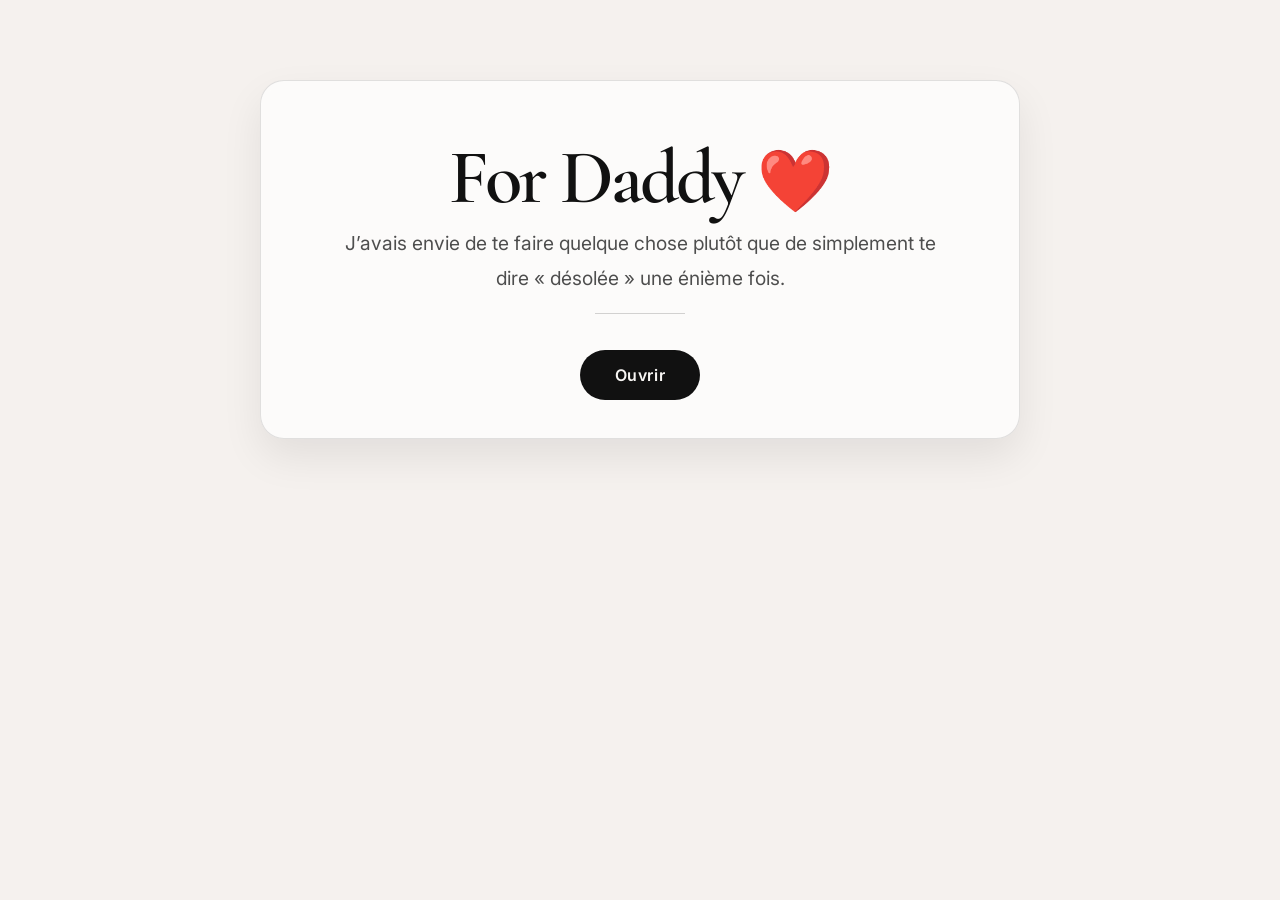
<file: index.html>
<!DOCTYPE html>
<html lang="en">
  <head>
    <meta charset="UTF-8" />
    <meta name="viewport" content="width=device-width, initial-scale=1.0" />
    <title>For Daddy</title>
    <link rel="preconnect" href="https://fonts.googleapis.com" />
    <link rel="preconnect" href="https://fonts.gstatic.com" crossorigin />
    <link href="https://fonts.googleapis.com/css2?family=Cormorant+Garamond:wght@400;500;600;700&family=Inter:wght@400;500;600;700&display=swap" rel="stylesheet" />
    <link rel="stylesheet" href="style.css" />
  </head>
  <body>
    <div class="page-shell home-shell">
      <header class="intro reveal">
        <h1>For Daddy <span>❤️</span></h1>
        <p class="lead">J’avais envie de te faire quelque chose plutôt que de simplement te dire « désolée » une énième fois.</p>
        <div class="intro-divider"></div>
        <a class="open-btn" href="page-1.html">Ouvrir</a>
      </header>
    </div>
  </body>
</html>
</file>
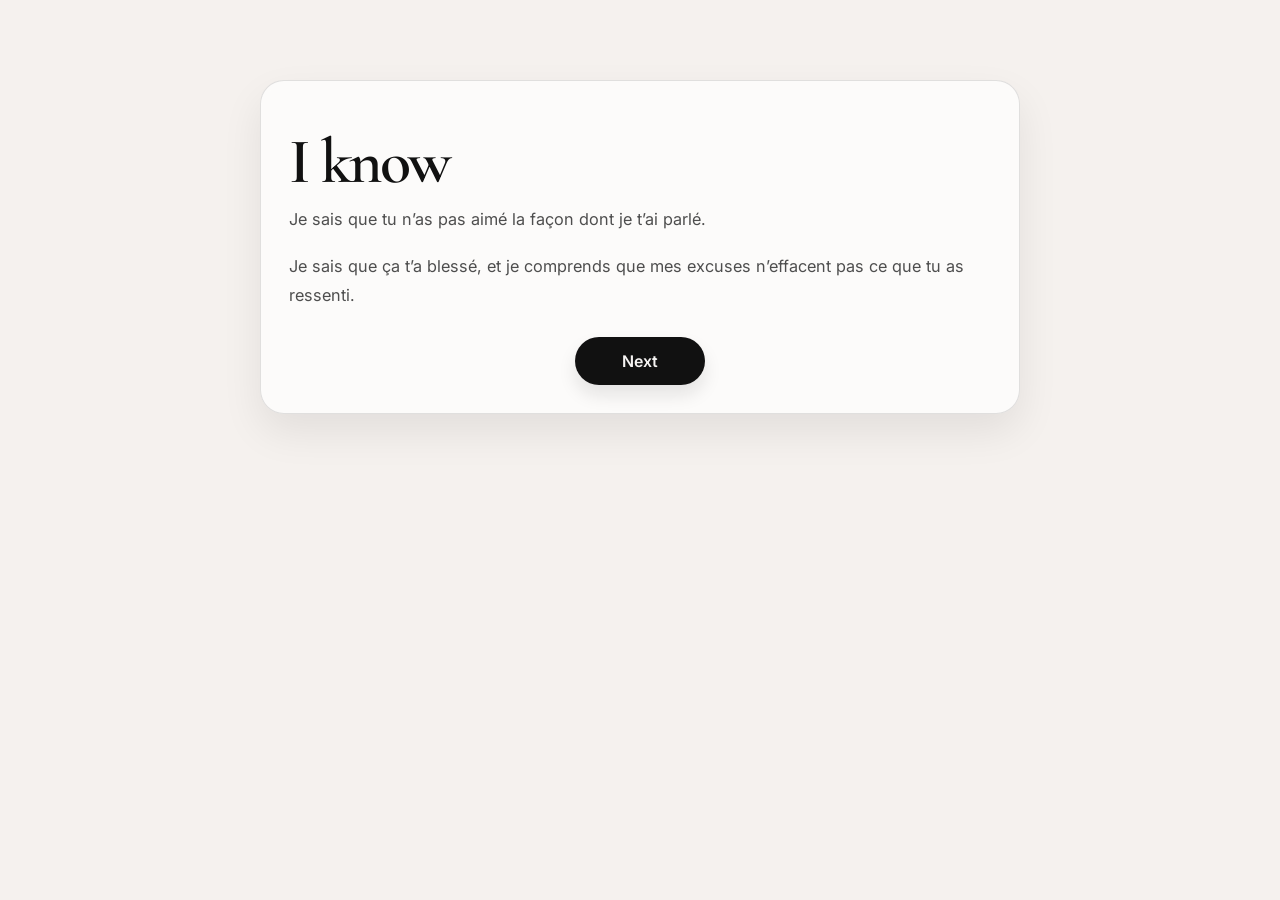
<file: page-1.html>
<!DOCTYPE html>
<html lang="en">
  <head>
    <meta charset="UTF-8" />
    <meta name="viewport" content="width=device-width, initial-scale=1.0" />
    <title>I know</title>
    <link rel="preconnect" href="https://fonts.googleapis.com" />
    <link rel="preconnect" href="https://fonts.gstatic.com" crossorigin />
    <link href="https://fonts.googleapis.com/css2?family=Cormorant+Garamond:wght@400;500;600;700&family=Inter:wght@400;500;600;700&display=swap" rel="stylesheet" />
    <link rel="stylesheet" href="style.css" />
  </head>
  <body>
    <div class="page-shell">
      <main class="letter-card reveal">
        <h2>I know</h2>
        <p>Je sais que tu n’as pas aimé la façon dont je t’ai parlé.</p>
        <p>Je sais que ça t’a blessé, et je comprends que mes excuses n’effacent pas ce que tu as ressenti.</p>
        <div class="page-actions">
          <a class="nav-link primary" href="page-2.html">Next</a>
        </div>
      </main>
    </div>
  </body>
</html>
</file>
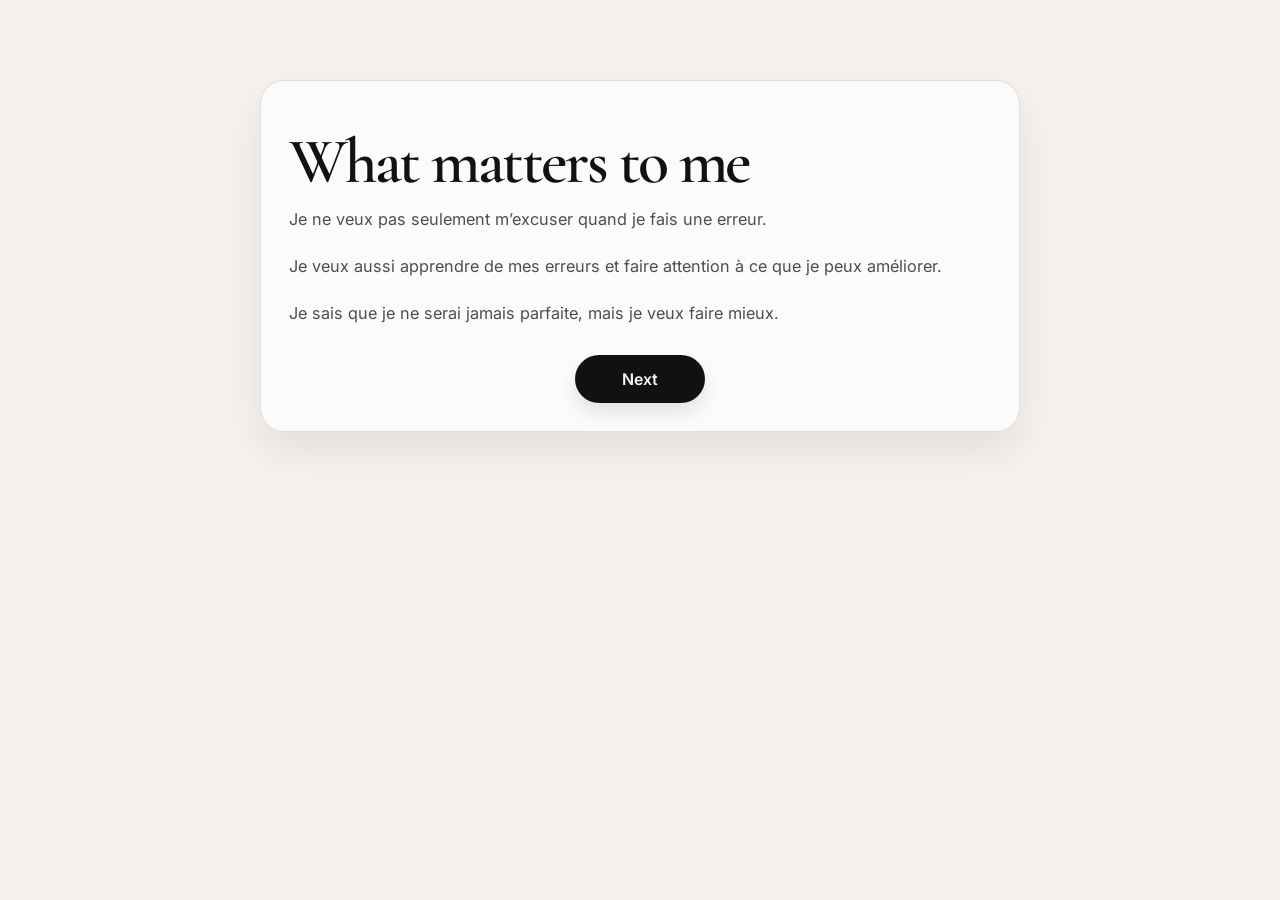
<file: page-2.html>
<!DOCTYPE html>
<html lang="en">
  <head>
    <meta charset="UTF-8" />
    <meta name="viewport" content="width=device-width, initial-scale=1.0" />
    <title>What matters to me</title>
    <link rel="preconnect" href="https://fonts.googleapis.com" />
    <link rel="preconnect" href="https://fonts.gstatic.com" crossorigin />
    <link href="https://fonts.googleapis.com/css2?family=Cormorant+Garamond:wght@400;500;600;700&family=Inter:wght@400;500;600;700&display=swap" rel="stylesheet" />
    <link rel="stylesheet" href="style.css" />
  </head>
  <body>
    <div class="page-shell">
      <main class="letter-card reveal">
        <h2>What matters to me</h2>
        <p>Je ne veux pas seulement m’excuser quand je fais une erreur.</p>
        <p>Je veux aussi apprendre de mes erreurs et faire attention à ce que je peux améliorer.</p>
        <p>Je sais que je ne serai jamais parfaite, mais je veux faire mieux.</p>
        <div class="page-actions">
          <a class="nav-link primary" href="page-3.html">Next</a>
        </div>
      </main>
    </div>
  </body>
</html>
</file>
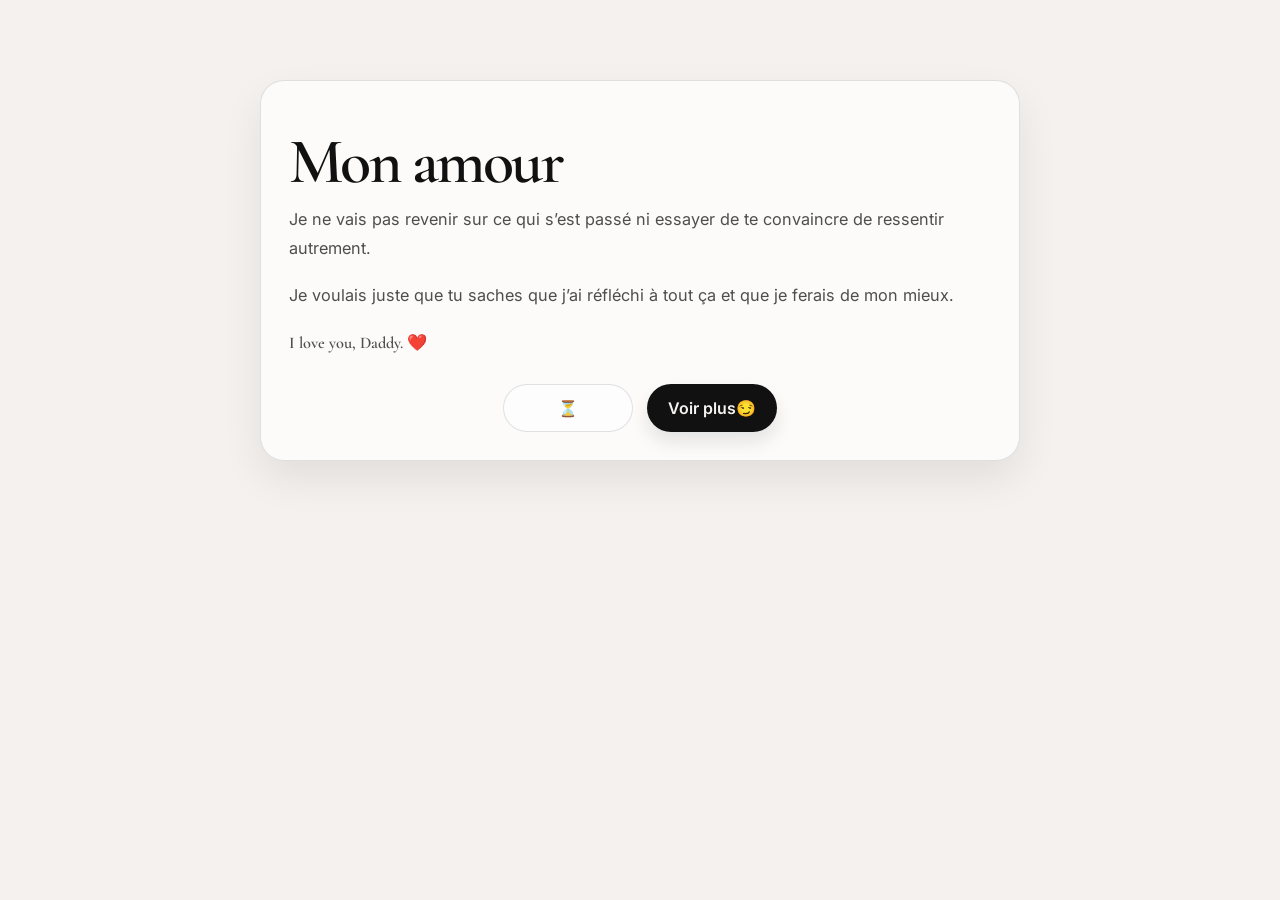
<file: page-3.html>
<!DOCTYPE html>
<html lang="en">
  <head>
    <meta charset="UTF-8" />
    <meta name="viewport" content="width=device-width, initial-scale=1.0" />
    <link rel="preconnect" href="https://fonts.googleapis.com" />
    <link rel="preconnect" href="https://fonts.gstatic.com" crossorigin />
    <link href="https://fonts.googleapis.com/css2?family=Cormorant+Garamond:wght@400;500;600;700&family=Inter:wght@400;500;600;700&display=swap" rel="stylesheet" />
    <link rel="stylesheet" href="style.css" />
  </head>
  <body>
    <div class="page-shell">
      <main class="letter-card reveal">
        <h2>Mon amour</h2>
        <p>Je ne vais pas revenir sur ce qui s’est passé ni essayer de te convaincre de ressentir autrement.</p>
        <p>Je voulais juste que tu saches que j’ai réfléchi à tout ça et que je ferais de mon mieux.</p>
        <p class="love-line">I love you, Daddy. <span>❤️</span></p>
        <div class="page-actions">
          <a class="nav-link secondary" href="page-time.html" aria-label="I understand you need time">⏳</a>
          <a class="nav-link primary" href="page-flirt.html">Voir plus😏</a>
        </div>
      </main>
    </div>
  </body>
</html>
</file>
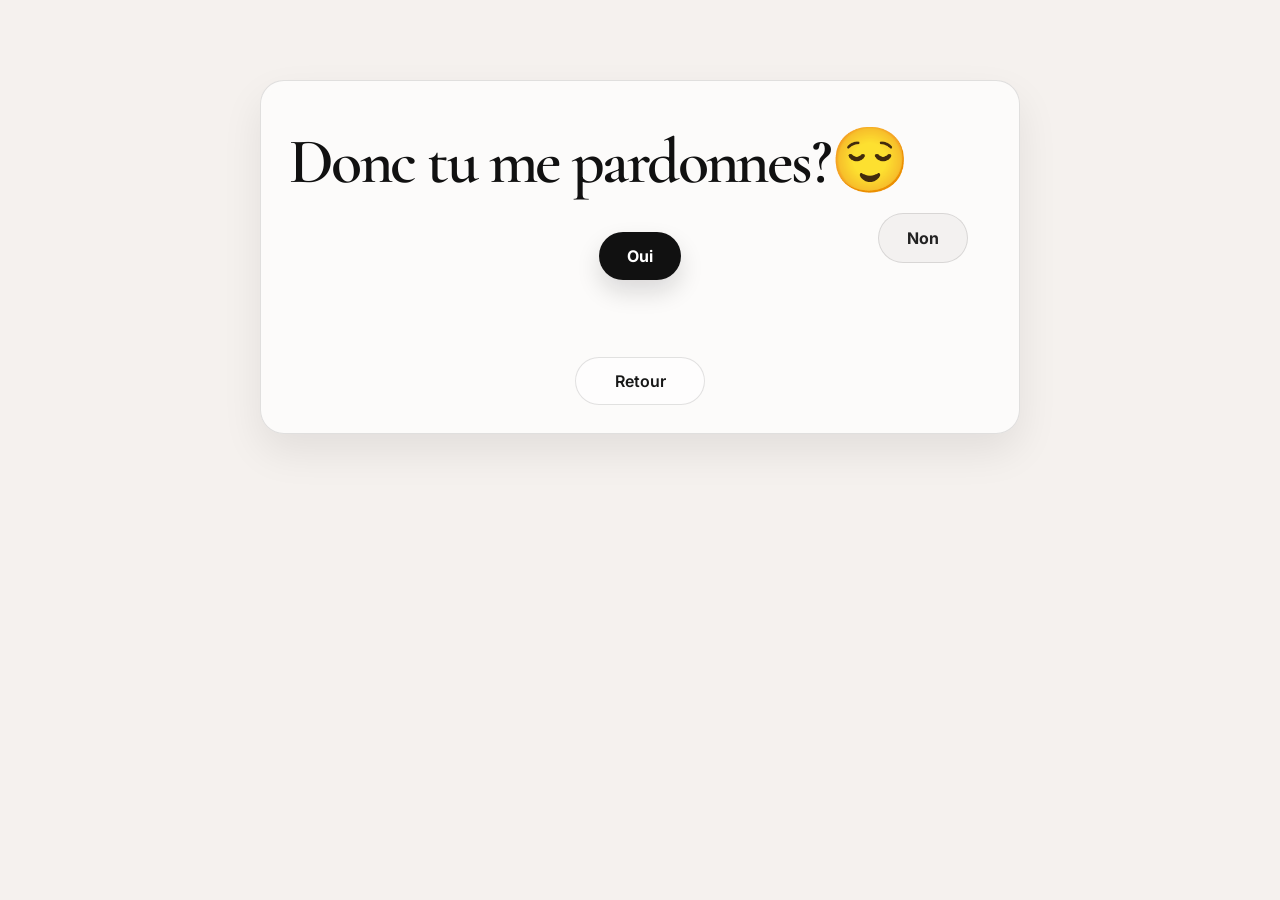
<file: page-final.html>
<!DOCTYPE html>
<html lang="fr">
  <head>
    <meta charset="UTF-8" />
    <meta name="viewport" content="width=device-width, initial-scale=1.0" />
    <title>Tu me pardonnes ?</title>
    <link rel="preconnect" href="https://fonts.googleapis.com" />
    <link rel="preconnect" href="https://fonts.gstatic.com" crossorigin />
    <link href="https://fonts.googleapis.com/css2?family=Cormorant+Garamond:wght@400;500;600;700&family=Inter:wght@400;500;600;700&display=swap" rel="stylesheet" />
    <link rel="stylesheet" href="style.css" />
  </head>
  <body>
    <div class="confetti-layer" id="confettiLayer" aria-hidden="true"></div>

    <div class="page-shell">
      <main class="letter-card reveal">
        <h2>Donc tu me pardonnes?😌</h2>
        <div class="choice-box" id="choiceBox">
          <button class="choice-btn yes" id="yesBtn" type="button">Oui</button>
          <button class="choice-btn no" id="noBtn" type="button">Non</button>
        </div>
        <p class="success-text" id="successText"></p>
        <div class="page-actions">
          <a class="nav-link secondary" href="index.html">Retour</a>
        </div>
      </main>
    </div>

    <script src="script.js"></script>
  </body>
</html>
</file>
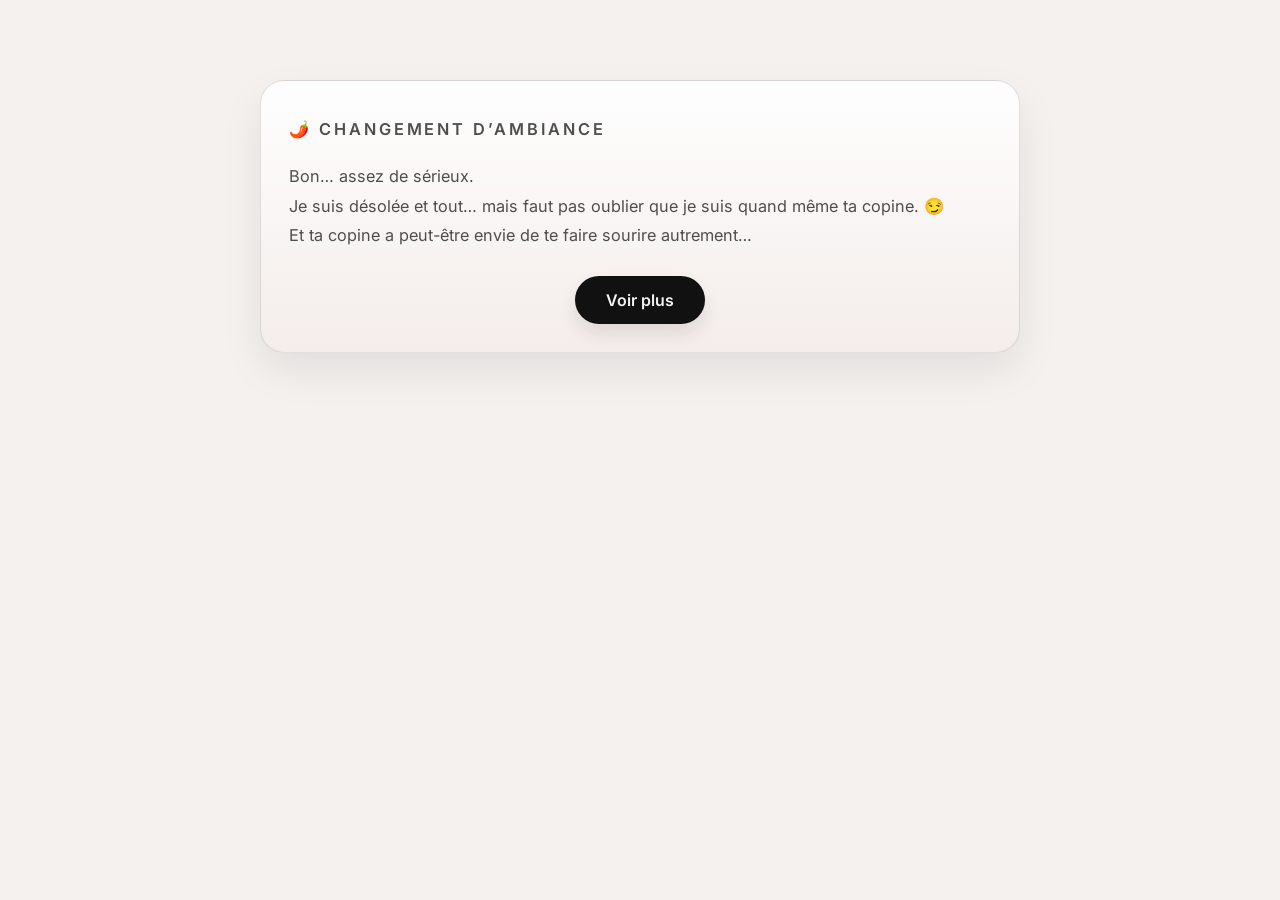
<file: page-flirt.html>
<!DOCTYPE html>
<html lang="fr">
  <head>
    <meta charset="UTF-8" />
    <meta name="viewport" content="width=device-width, initial-scale=1.0" />
    <title>Non finalement</title>
    <link rel="preconnect" href="https://fonts.googleapis.com" />
    <link rel="preconnect" href="https://fonts.gstatic.com" crossorigin />
    <link href="https://fonts.googleapis.com/css2?family=Cormorant+Garamond:wght@400;500;600;700&family=Inter:wght@400;500;600;700&display=swap" rel="stylesheet" />
    <link rel="stylesheet" href="style.css" />
  </head>
  <body>
    <div class="page-shell">
      <main class="letter-card reveal flirt-card">
        <p class="kicker">🌶️ Changement d’ambiance</p>
        <p>Bon… assez de sérieux.<br>
        Je suis désolée et tout… mais faut pas oublier que je suis quand même ta copine. 😏<br>
        Et ta copine a peut-être envie de te faire sourire autrement…</p>
        <div class="page-actions">
          <a class="nav-link primary" href="page-final.html">Voir plus</a>
        </div>
      </main>
    </div>
  </body>
</html>
</file>
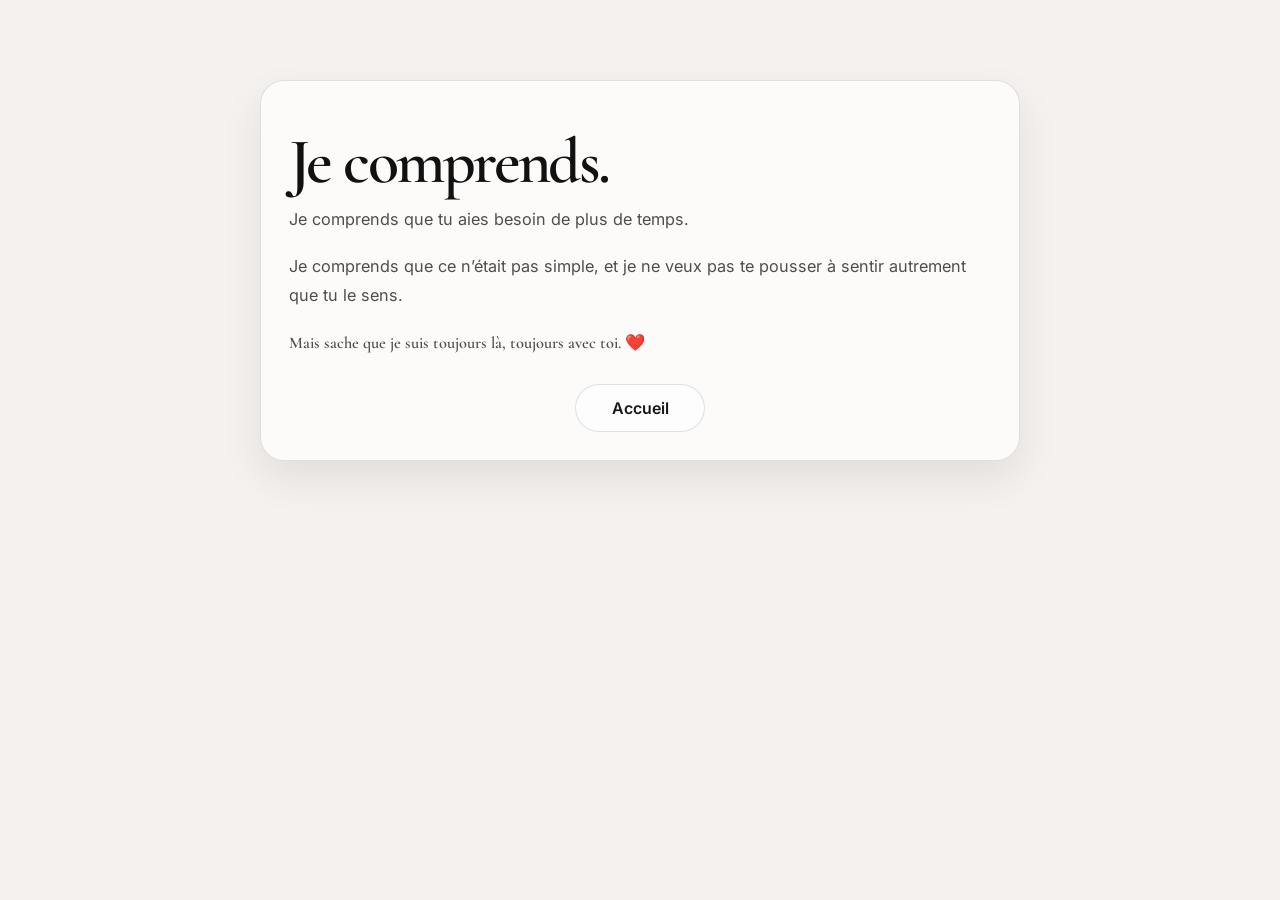
<file: page-time.html>
<!DOCTYPE html>
<html lang="fr">
  <head>
    <meta charset="UTF-8" />
    <meta name="viewport" content="width=device-width, initial-scale=1.0" />
    <title>Je comprends</title>
    <link rel="preconnect" href="https://fonts.googleapis.com" />
    <link rel="preconnect" href="https://fonts.gstatic.com" crossorigin />
    <link href="https://fonts.googleapis.com/css2?family=Cormorant+Garamond:wght@400;500;600;700&family=Inter:wght@400;500;600;700&display=swap" rel="stylesheet" />
    <link rel="stylesheet" href="style.css" />
  </head>
  <body>
    <div class="page-shell">
      <main class="letter-card reveal">
        <h2>Je comprends.</h2>
        <p>Je comprends que tu aies besoin de plus de temps.</p>
        <p>Je comprends que ce n’était pas simple, et je ne veux pas te pousser à sentir autrement que tu le sens.</p>
        <p class="love-line">Mais sache que je suis toujours là, toujours avec toi. <span>❤️</span></p>
        <div class="page-actions">
          <a class="nav-link secondary" href="index.html">Accueil</a>
        </div>
      </main>
    </div>
  </body>
</html>
</file>
<file: style.css>
:root {
  --bg: #f5f1ee;
  --panel: rgba(255, 255, 255, 0.7);
  --panel-strong: #ffffff;
  --line: rgba(20, 20, 20, 0.12);
  --text: #171717;
  --muted: #4e4e4e;
  --muted-soft: #7a7a7a;
  --shadow: 0 18px 40px rgba(17, 17, 17, 0.08);
}

* {
  box-sizing: border-box;
}

body {
  margin: 0;
  min-height: 100vh;
  font-family: "Inter", sans-serif;
  background: var(--bg);
  color: var(--text);
}

.page-shell {
  width: min(90vw, 760px);
  margin: 0 auto;
  padding: 80px 0 90px;
}

.intro,
.nav-panel,
.letter-card {
  background: var(--panel);
  border: 1px solid var(--line);
  box-shadow: var(--shadow);
  backdrop-filter: blur(6px);
}

.intro {
  padding: 50px 32px 38px;
  text-align: center;
  border-radius: 24px;
  display: flex;
  flex-direction: column;
  align-items: center;
  justify-content: center;
}

.home-shell .intro {
  border-radius: 24px;
}

.intro-topline,
.eyebrow,
.kicker {
  margin: 0;
  font-size: 0.72rem;
  letter-spacing: 0.18em;
  text-transform: uppercase;
  color: var(--muted-soft);
  font-weight: 600;
}

.intro h1,
.letter-card h2 {
  margin: 18px 0 14px;
  font-family: "Cormorant Garamond", serif;
  font-weight: 600;
  letter-spacing: -0.04em;
  line-height: 0.9;
  color: #111111;
}

.intro h1 {
  font-size: clamp(3.2rem, 6vw, 5.5rem);
  margin-top: 12px;
}

.intro h1 span {
  font-size: 0.8em;
}

.lead,
.read,
.letter-card p,
.back-link {
  color: var(--muted);
  line-height: 1.8;
  font-size: 1.02rem;
}

.lead {
  margin: 0 auto;
  max-width: 600px;
  font-size: 1.2rem;
}

.intro-divider {
  width: 90px;
  height: 1px;
  background: rgba(17, 17, 17, 0.18);
  margin: 18px auto 8px;
}

.read {
  margin-top: 20px;
  font-size: 1.08rem;
}

.open-btn {
  display: inline-flex;
  justify-content: center;
  align-items: center;
  margin-top: 28px;
  border: 1px solid rgba(17, 17, 17, 0.2);
  background: #111111;
  color: #f7f5f3;
  padding: 14px 34px;
  border-radius: 999px;
  font: inherit;
  font-weight: 600;
  letter-spacing: 0.04em;
  cursor: pointer;
  text-decoration: none;
  transition: transform 0.2s ease, box-shadow 0.2s ease;
}

.open-btn:hover {
  transform: translateY(-1px);
  box-shadow: 0 12px 28px rgba(17, 17, 17, 0.12);
}

.nav-panel {
  padding: 28px 22px 30px;
  border-radius: 0 0 24px 24px;
  border-top: none;
}

.nav-grid {
  display: grid;
  grid-template-columns: 1fr;
  gap: 16px;
}

.nav-button,
.back-link {
  display: inline-flex;
  align-items: center;
  justify-content: center;
  width: 100%;
  min-height: 58px;
  padding: 14px 18px;
  border-radius: 14px;
  border: 1px solid var(--line);
  background: rgba(255, 255, 255, 0.7);
  text-decoration: none;
  color: var(--text);
  font-weight: 600;
  transition: transform 0.2s ease, box-shadow 0.2s ease, border-color 0.2s ease;
}

.nav-button:hover,
.back-link:hover {
  transform: translateY(-1px);
  box-shadow: 0 10px 18px rgba(17, 17, 17, 0.05);
  border-color: rgba(17, 17, 17, 0.18);
}

.letter-card {
  padding: 34px 28px 28px;
  border-radius: 24px;
}

.letter-card h2 {
  font-size: clamp(2.5rem, 5vw, 4rem);
}

.letter-card p {
  margin: 0 0 18px;
}

.flirt-card {
  background: linear-gradient(180deg, rgba(255,255,255,0.9), rgba(244, 236, 233, 0.9));
}

.flirt-icons {
  font-size: 2.2rem;
  letter-spacing: 0.2em;
  margin: 10px 0 18px;
}

.love-line {
  margin-top: 18px;
  font-size: clamp(1.7rem, 2.8vw, 2.2rem);
  font-weight: 600;
  font-family: "Cormorant Garamond", serif;
  color: #111111;
}

.signature {
  margin-top: 12px;
  font-size: 1.06rem;
}

.page-actions {
  display: flex;
  justify-content: center;
  gap: 14px;
  margin-top: 26px;
  flex-wrap: wrap;
}

.back-link,
.nav-link {
  display: inline-flex;
  align-items: center;
  justify-content: center;
  min-width: 130px;
  min-height: 48px;
  padding: 12px 20px;
  border-radius: 999px;
  text-decoration: none;
  font-weight: 600;
  transition: transform 0.2s ease, box-shadow 0.2s ease;
}

.back-link:hover,
.nav-link:hover {
  transform: translateY(-1px);
}

.nav-link.primary {
  background: #111111;
  color: #f5f3f2;
  box-shadow: 0 10px 18px rgba(17, 17, 17, 0.1);
}

.nav-link.secondary,
.back-link {
  background: rgba(255, 255, 255, 0.5);
  border: 1px solid var(--line);
  color: var(--text);
}

.choice-box {
  position: relative;
  display: flex;
  justify-content: center;
  align-items: center;
  gap: 20px;
  min-height: 90px;
  margin-top: 20px;
}

.choice-btn {
  border: none;
  border-radius: 999px;
  padding: 14px 28px;
  font: inherit;
  font-weight: 700;
  cursor: pointer;
  transition: transform 0.2s ease, box-shadow 0.2s ease, filter 0.2s ease;
}

.choice-btn:hover {
  transform: translateY(-2px);
}

.choice-btn.yes {
  background: #111111;
  color: #fff;
  box-shadow: 0 12px 24px rgba(17, 17, 17, 0.14);
}

.choice-btn.no {
  position: absolute;
  background: #f3f1f0;
  color: #222;
  border: 1px solid rgba(17, 17, 17, 0.12);
}

.success-text {
  margin-top: 16px;
  min-height: 30px;
  font-weight: 600;
  color: #111111;
}

.confetti-layer {
  position: fixed;
  inset: 0;
  pointer-events: none;
  overflow: hidden;
  z-index: 30;
}

.confetti-piece {
  position: absolute;
  left: 50%;
  top: 50%;
  width: 12px;
  height: 18px;
  opacity: 0.95;
  border-radius: 3px;
  animation: confetti-burst ease-out forwards;
}

@keyframes confetti-burst {
  0% {
    transform: translate3d(0, 0, 0) rotate(0deg) scale(1);
    opacity: 1;
  }
  100% {
    transform: translate3d(var(--dx), var(--dy), 0) rotate(var(--rot)) scale(0.7);
    opacity: 0;
  }
}

.back-link {
  width: auto;
  min-width: 220px;
  background: #111111;
  color: #f5f3f2;
  border-color: #111111;
}

.reveal {
  opacity: 0;
  transform: translateY(18px);
  animation: revealUp 0.8s ease forwards;
}

@keyframes revealUp {
  to {
    opacity: 1;
    transform: translateY(0);
  }
}

@media (max-width: 640px) {
  .page-shell {
    width: min(92vw, 760px);
    padding-top: 30px;
  }

  .intro,
  .nav-panel,
  .letter-card {
    border-radius: 18px;
  }

  .intro {
    padding: 32px 22px 26px;
  }

  .nav-panel,
  .letter-card {
    padding-left: 18px;
    padding-right: 18px;
  }
}
</file>
